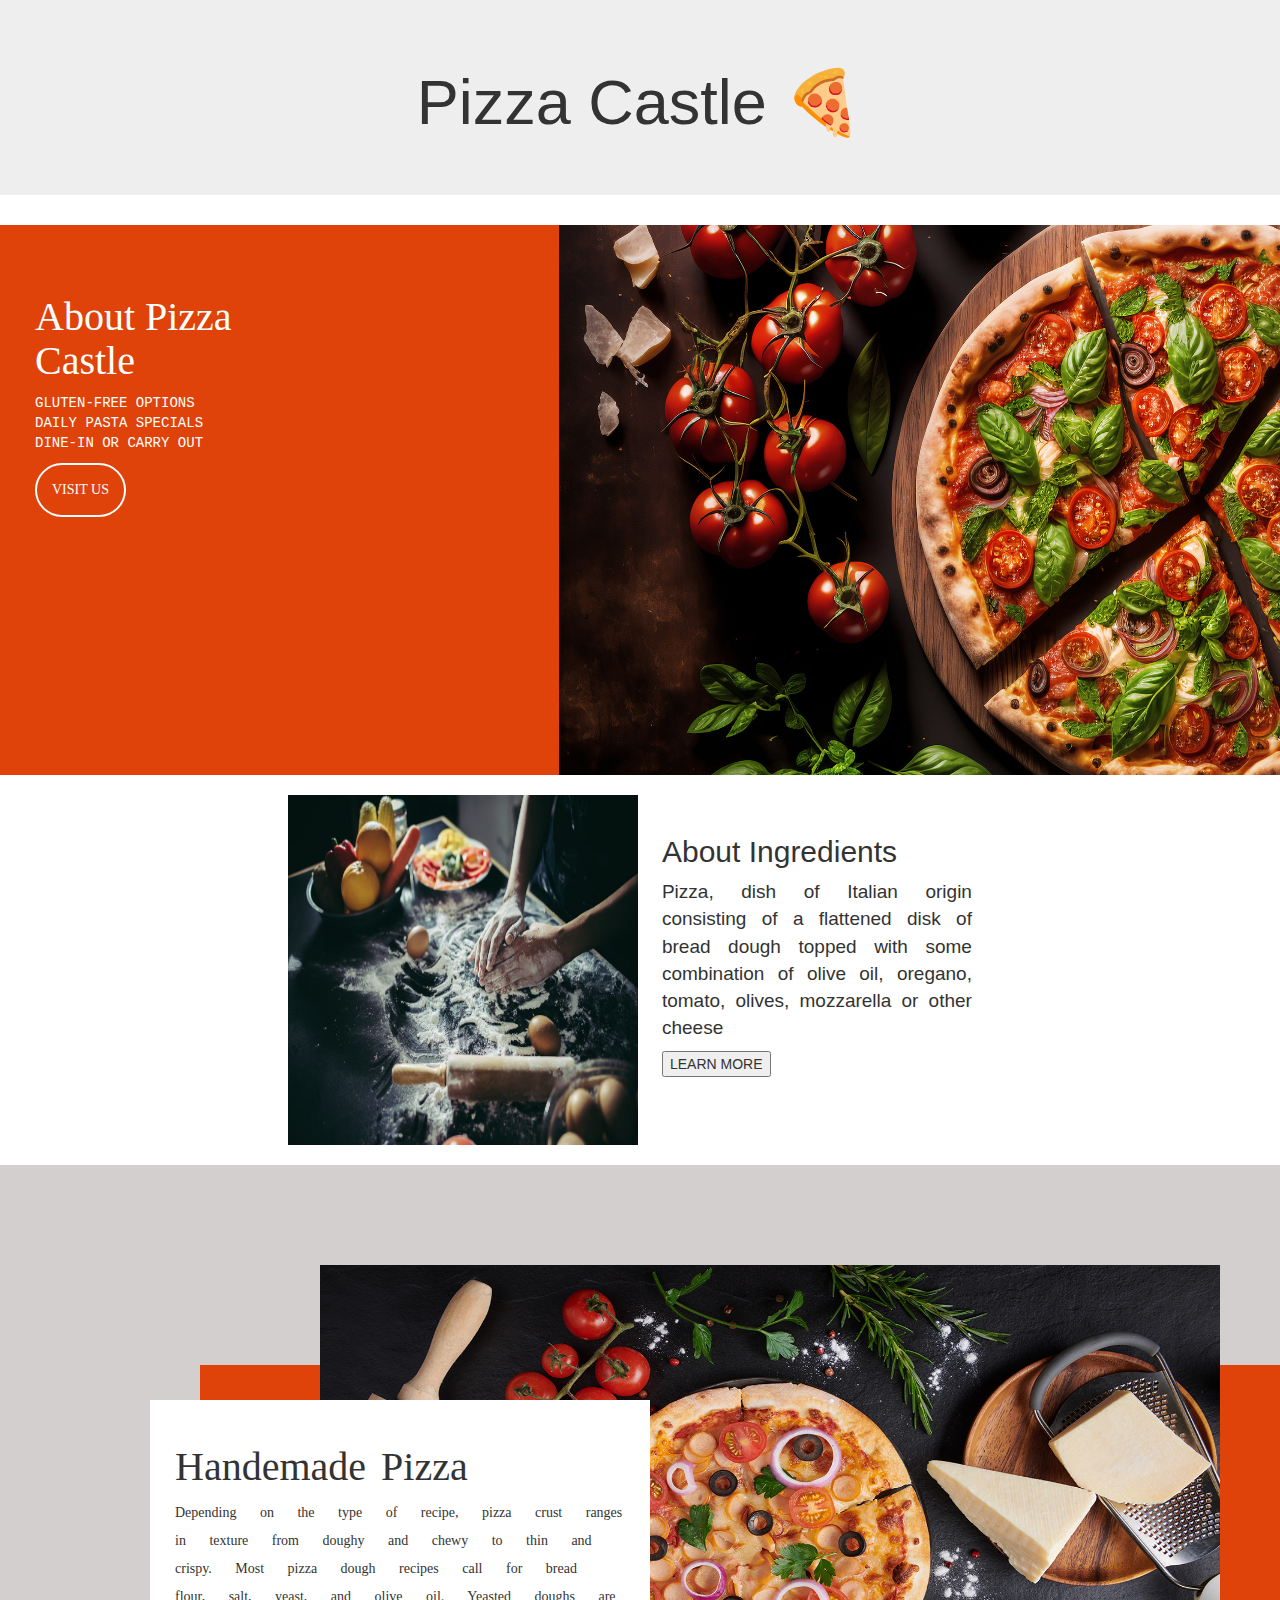
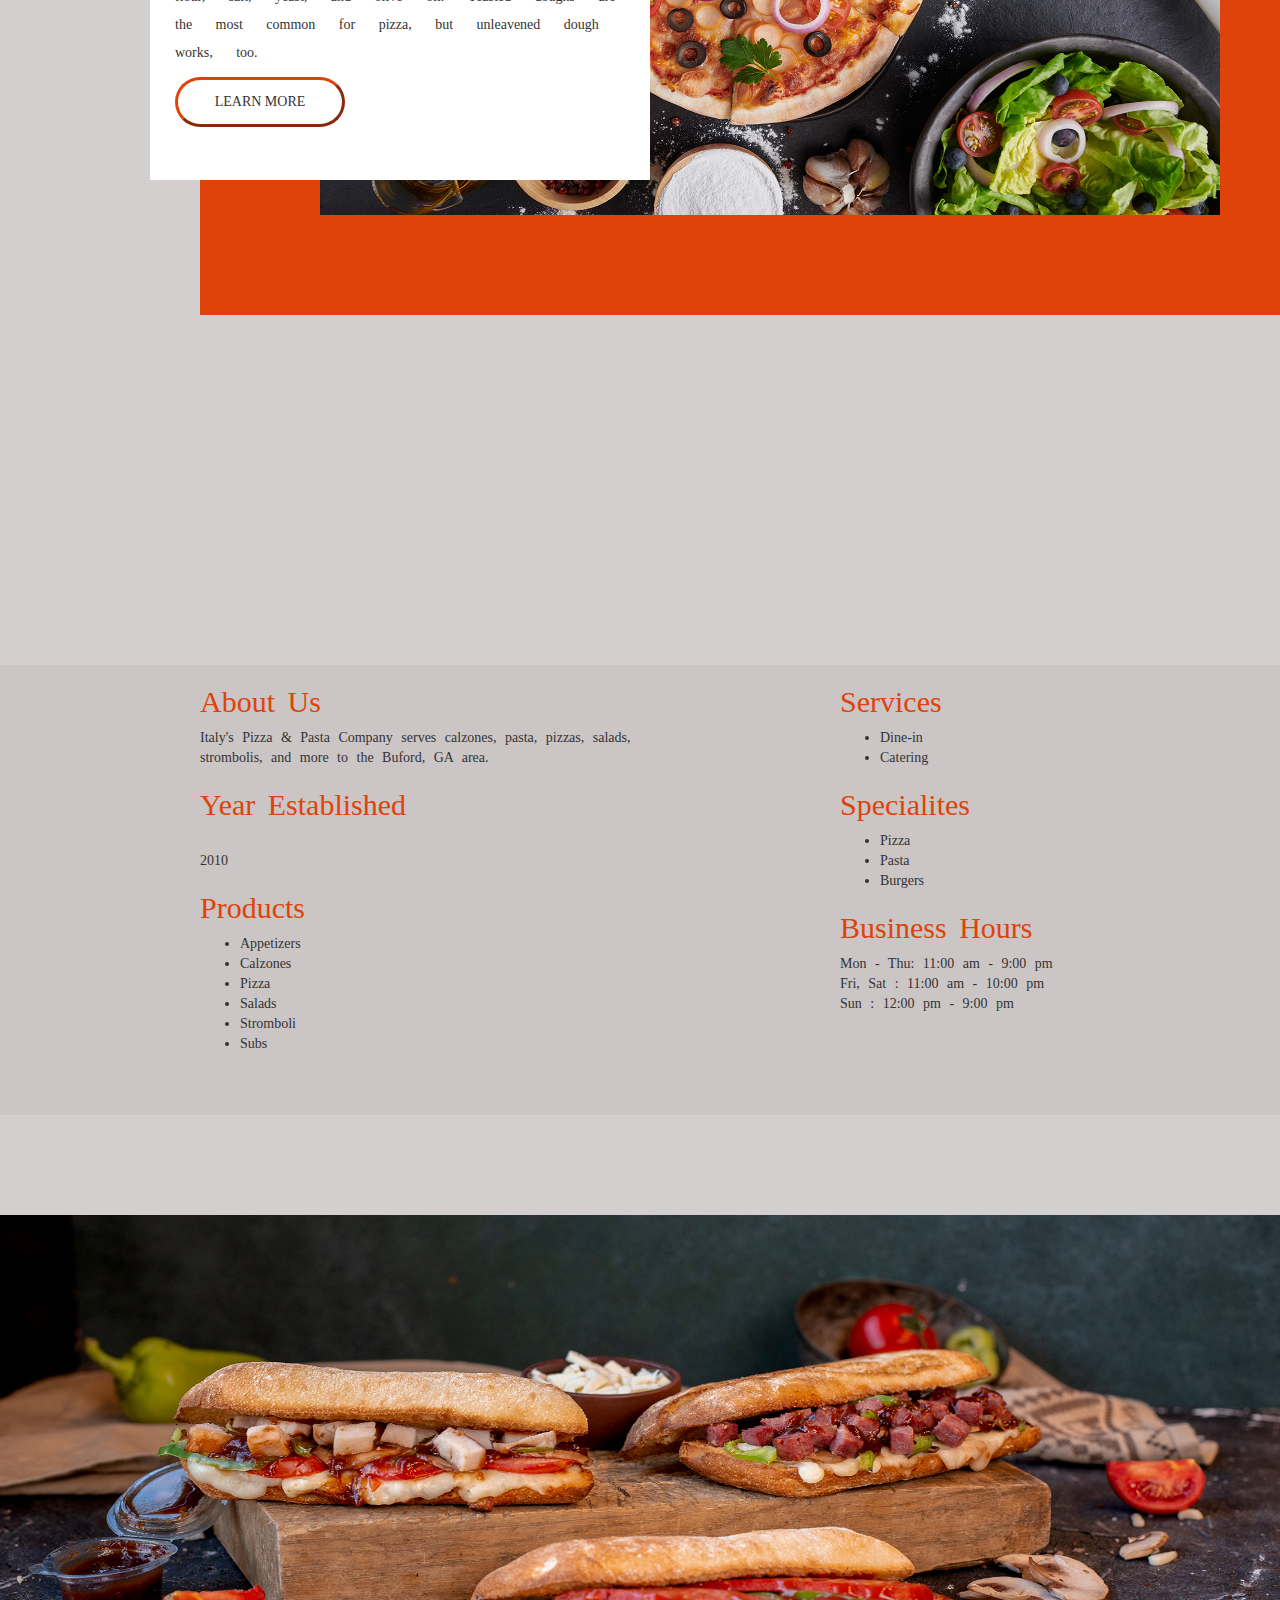
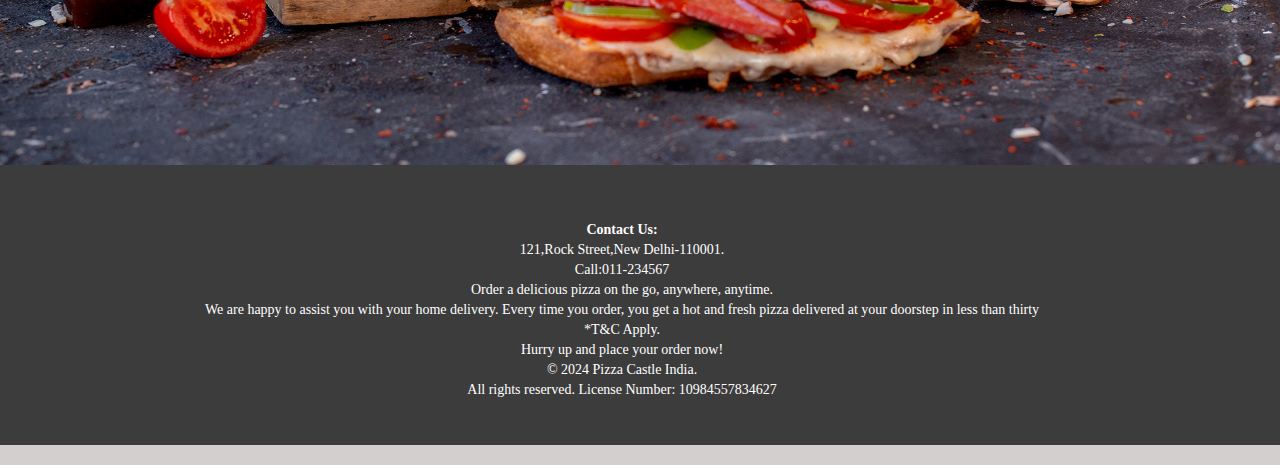
<file: home.html>
<!DOCTYPE html>
<html lang="en">
<head>
    <meta charset="UTF-8">
    <meta name="viewport" content="width=device-width, initial-scale=1.0">
    <title>Pizza Castle</title>
    <link rel="stylesheet" href="home.css">
    <link rel="stylesheet" href="https://maxcdn.bootstrapcdn.com/bootstrap/3.4.1/css/bootstrap.min.css">
  <script src="https://ajax.googleapis.com/ajax/libs/jquery/3.7.1/jquery.min.js"></script>
  <script src="https://maxcdn.bootstrapcdn.com/bootstrap/3.4.1/js/bootstrap.min.js"></script>
<style>
  .col-sm-6-img{
    position: relative;
  animation: mymove 2s;
  
  
}

@keyframes mymove {
  from {right: 0px;}
  to {left: 300px;}
}
</style>

</head>
<body>
    <div class="jumbotron">
        <h1 style="text-align: center; font-family: 'Gill Sans', 'Gill Sans MT', Calibri, 'Trebuchet MS', sans-serif;">Pizza Castle 🍕</h1>
    </div>   
    <div class="row">
     <div class="col-sm-6-intro">
      <h2 style="font-size: 40px;">About Pizza Castle</h2>
      <p style="font-family: 'Courier New', Courier, monospace;">GLUTEN-FREE OPTIONS <br> DAILY PASTA SPECIALS <br>DINE-IN OR CARRY OUT</p>
      <button class="button2" style="color: white;">VISIT US</button>
     </div>
     <div class="col-sm-6-img">
       <img src="431.jpg" width="100%" height="550px">
     </div>
    </div>
    
    <div class="parent">
      <div class="child"> 
        <img class="w3-animate-zoom" src="335.jpg" alt="" width="350px" height="350px">
      </div>
      <div class="child1">
        <h1 style="font-size: 30px">About Ingredients</h1>
        <p style="font-size: 19px">
          Pizza, dish of Italian origin consisting of a flattened disk of bread
          dough topped with some combination of olive oil, oregano, tomato,
          olives, mozzarella or other cheese 
        </p>
      
        <button>LEARN MORE</button>
      </div>
    </div>
    <div class="last">
      <div class="rectangle"></div>
      <div class="img1">
      <img src="44.jpg" alt="" width="900px" height="550px" />
    </div>
        <div class="content1">
          <h1 id="pizza" style="font-size: 40px">Handemade Pizza</h1>
          <p>
            Depending on the type of recipe, pizza crust ranges in texture from
            doughy and chewy to thin and crispy. Most pizza dough recipes call
            for bread flour, salt, yeast, and olive oil. Yeasted doughs are the
            most common for pizza, but unleavened dough works, too.
          </p>
          <button class="button1">LEARN MORE</button>
        </div>
        <div class="wrap">
          <div class="text1">
            <h2 style="color: rgb(223, 67, 10);">About Us</h2>
            <p>
              Italy's Pizza & Pasta Company serves calzones, pasta, pizzas, salads,
              strombolis, and more to the Buford, GA area. </p>
              <h2 style="color: rgb(223, 67, 10);">Year Established</h2> <br>2010
              <h2 style="color: rgb(223, 67, 10);">Products</h2>
              <ul>
                  <li>Appetizers</li> 
                  <li>Calzones</li> 
                  <li>Pizza</li>
                  <li>Salads</li> 
                  <li>Stromboli</li>
                  <li>Subs</li>
              </ul>
              </div>
              <div class="text2">
                  <h2 style="color: rgb(223, 67, 10);">Services</h2>
                  <ul>
                      <li>Dine-in</li>
                      <li>Catering</li>
                  </ul>
                  <h2 style="color: rgb(223, 67, 10);">Specialites</h2>
                  <ul>
                      <li>Pizza</li>
                      <li>Pasta</li>
                      <li>Burgers</li>
                  </ul>
                  <h2 style="color: rgb(223, 67, 10);">Business Hours</h2>
                Mon - Thu: 11:00 am - 9:00 pm <br>
                Fri, Sat : 11:00 am - 10:00 pm <br>
                Sun      :  12:00 pm - 9:00 pm
              </div>
              </div>
              <div class="bottom">            
                  <div class="lastimage">
              <img src="sd.jpg" alt="" height="550px" width="2800px">
               </div>
          
          </div>
          <div class="greybox">
                <p class="addrs"><b>Contact Us: </b> <br> 121,Rock Street,New Delhi-110001. <br> Call:011-234567  <br> Order a delicious pizza on the go, anywhere, anytime. <br>We are happy to assist you with your home delivery. Every time you order, you get a hot and fresh pizza delivered at your doorstep in less than thirty <br>*T&C Apply.
                  <br>Hurry up and place your order now! <br> © 2024 Pizza Castle India. <br> All rights reserved. License Number: 10984557834627</p>
              </div> 
            </div>
  </body>
</html>
</file>
<file: home.css>
.row{
    font-family: 'Open Sans';
    color: white;
    text-align: center;
    background-color:  rgb(223, 67, 10);
    display: flex;
  }
  .col-sm-6-intro{
    font-family: 'Open Sans';
    color: white;
    text-align: left;
    padding: 50px;
    display:block; 
  }
  .button2{
    background-color: transparent;
    cursor: pointer;
    border: 2px solid white;
    padding: 15px;
    border-radius: 30px;
  }
  .button2:hover{
    -webkit-text-fill-color: rgb(223,67,10);
    background-color: white;
  }
  .col-sm-6-img{
    object-fit: cover;
    padding-left: 200px;
  }
  .parent {
    margin: 10px;
    padding: 10px 10px;
    text-align: center;
  
  }
  .child {
    display: inline-block;
  }
  .child1{
    display: inline-block;
    width: 350px;
    height: 350px;
    vertical-align: middle;
    background-color: white;
    text-align: justify;
    padding: 20px;
  }
  .last{
    background-color: rgba(201, 195, 195, 0.795);
    height: 2500px;
    width: 100%;
    font-family: 'Open Sans';
  }
  .img1{
    position: relative;
    bottom:450px;
    margin-left: 320px; 
  }
  .rectangle{
    width: 1090px;
    height: 550px;
    background-color: rgb(223, 67, 10);
    margin-left: 220px;
    position: relative;
    right: 20px;
    top:200px;
  }
  .content1{
    position: absolute;
    top:1400px;
    left:150px;
    background-color: white;
    width: 500px;
    height: 380px;
    padding: 25px;
    word-spacing: 20px;
    line-height: 28px;
  }
  .button1{
    cursor: pointer;
    width: 170px;
    height: 50px;
    border-radius: 30px;
    border-color: rgb(223, 67, 10);
    border-width:3px;
    background-color: transparent;
  }
  .button1:hover{
    -webkit-text-fill-color: white;
    background-color: black;
    border-radius: 30px;
    border-color: transparent;
  }
  #pizza{
    word-spacing: 5px;
  }
  .wrap{
    display:flex;
    background-color: rgba(201, 195, 195, 0.795);
  }
  .text1{
    width: 450px;
    height: 450px;
    margin-left: 200px;
    word-spacing: 5px;
    display: inline-block;
    font-family: 'Open Sans';
    padding-bottom: 50px;
    }  
  .text2{
    width: 450px;
    height: 450px;
    margin-left: 200px;
    word-spacing: 5px;
    font-family: 'Open Sans';
  }
  .lastimage{
    margin-top: 100px;
    display: flex;
    width: 100%;
  }
  .col-sm-one{
    background-color: rgba(255, 255, 255, 0.774);
    text-align: center;
    word-spacing: 2px;
    line-height: 25px;

  }
  .greybox{
    width: 100%; 
    height: 280px;
    background-color: rgba(22, 22, 22, 0.795);
    display: flex;
  }
  .addrs{
    color: white;
    font-family: 'Times New Roman';
    padding: 55px;
    text-align: center;
    margin-left: 150px;
  }
</file>
